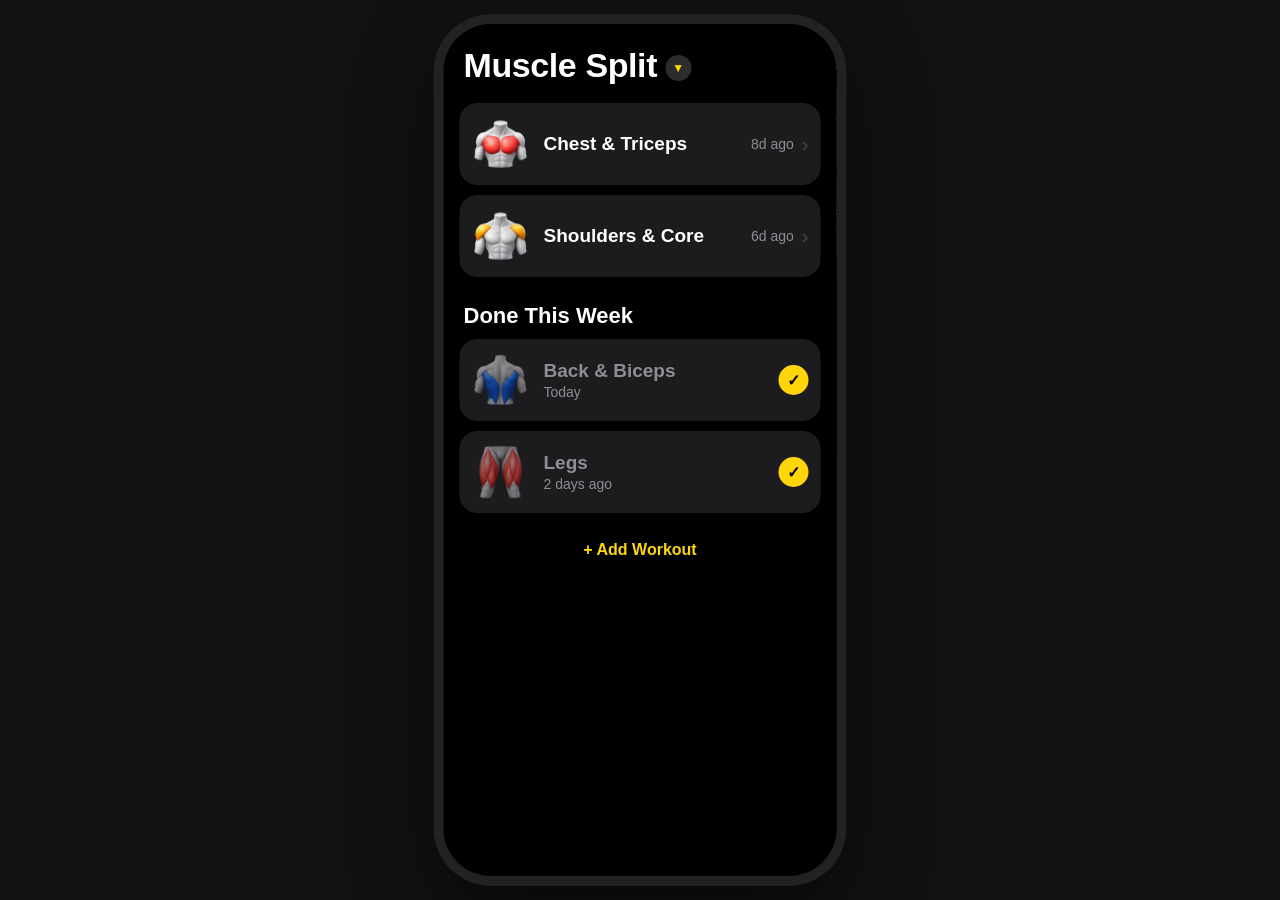
<file: index.html>
<!doctype html>
<html lang="en">
<head>
<meta charset="utf-8">
<meta name="viewport" content="width=device-width,initial-scale=1,maximum-scale=1,user-scalable=no,viewport-fit=cover">
<meta name="apple-mobile-web-app-capable" content="yes">
<meta name="mobile-web-app-capable" content="yes">
<meta name="apple-mobile-web-app-status-bar-style" content="black-translucent">
<meta name="apple-mobile-web-app-title" content="Lift">
<meta name="theme-color" content="#000000">
<meta name="format-detection" content="telephone=no">
<title>Lift · Prototype</title>
<link rel="apple-touch-icon" href="icon-180.png">
<link rel="icon" type="image/png" href="icon-192.png">
<link rel="manifest" href="manifest.webmanifest">
<link rel="stylesheet" href="app.css?v=19">
</head>
<body>
<div id="app"></div>
<script src="core.js?v=28"></script>
<script src="app.js?v=23"></script>
</body>
</html>
</file>
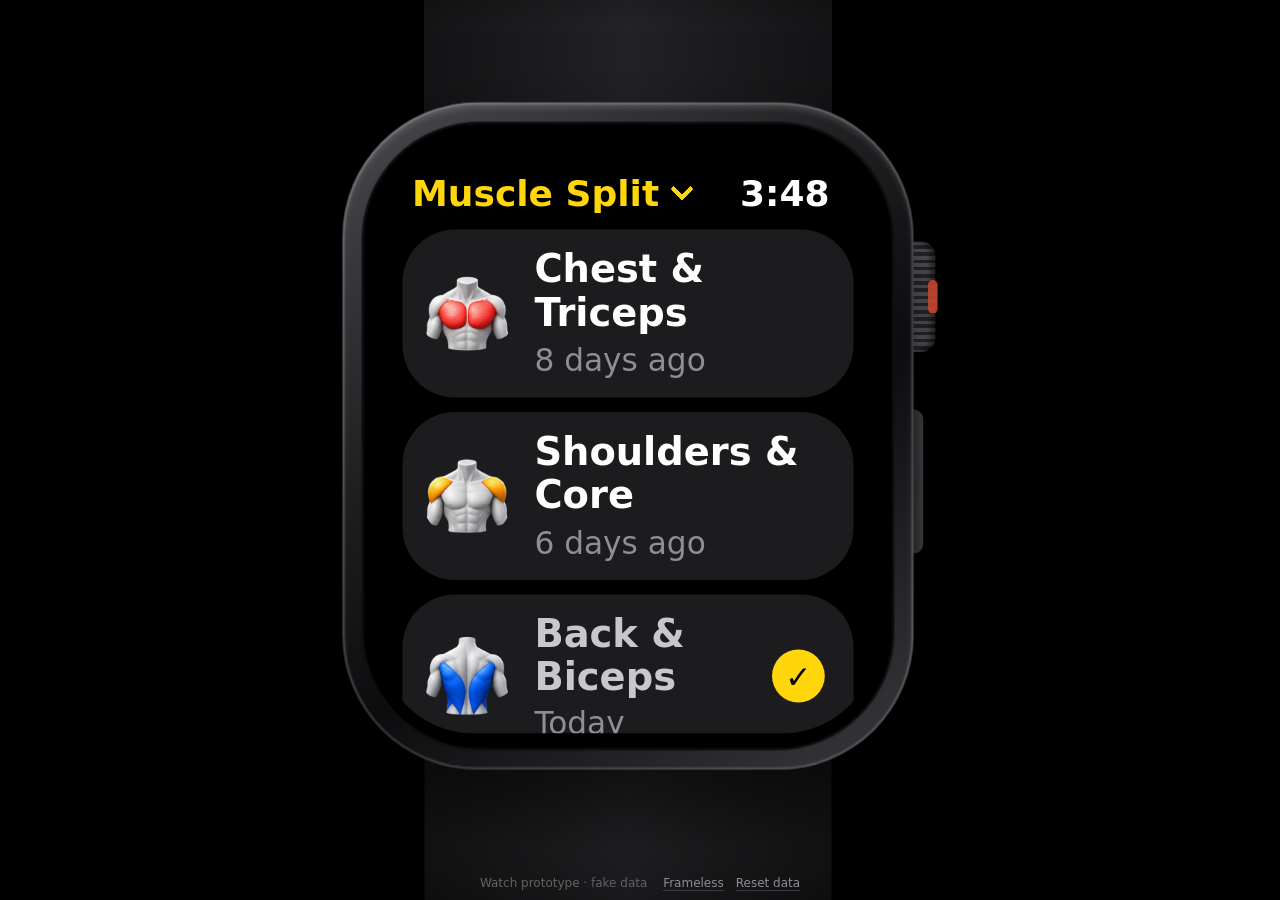
<file: watch/index.html>
<!doctype html>
<html lang="en">
<head>
<meta charset="utf-8">
<meta name="viewport" content="width=device-width,initial-scale=1,maximum-scale=1,user-scalable=no,viewport-fit=cover">
<meta name="apple-mobile-web-app-capable" content="yes">
<meta name="mobile-web-app-capable" content="yes">
<meta name="apple-mobile-web-app-status-bar-style" content="black-translucent">
<meta name="apple-mobile-web-app-title" content="Lift Watch">
<meta name="theme-color" content="#000000">
<meta name="format-detection" content="telephone=no">
<title>Lift for Apple Watch · Prototype</title>
<link rel="apple-touch-icon" href="../icon-180.png">
<link rel="icon" type="image/png" href="../icon-192.png">
<link rel="stylesheet" href="watch.css?v=6">
</head>
<body>
<div id="stage">
  <div id="watch">
    <div class="band top"></div><div class="band bot"></div>
    <div class="case"><div class="glass"><div id="screen"></div></div></div>
    <div class="crown" id="crown"></div><div class="sidebtn"></div>
  </div>
</div>
<div id="foot">
  <span>Watch prototype · fake data</span>
  <a href="#" id="tgl">Frameless</a><a href="#" id="rst">Reset data</a>
</div>
<script>window.ASSET_BASE='../';</script>
<script src="../core.js?v=28"></script>
<script src="watch.js?v=11"></script>
</body>
</html>
</file>
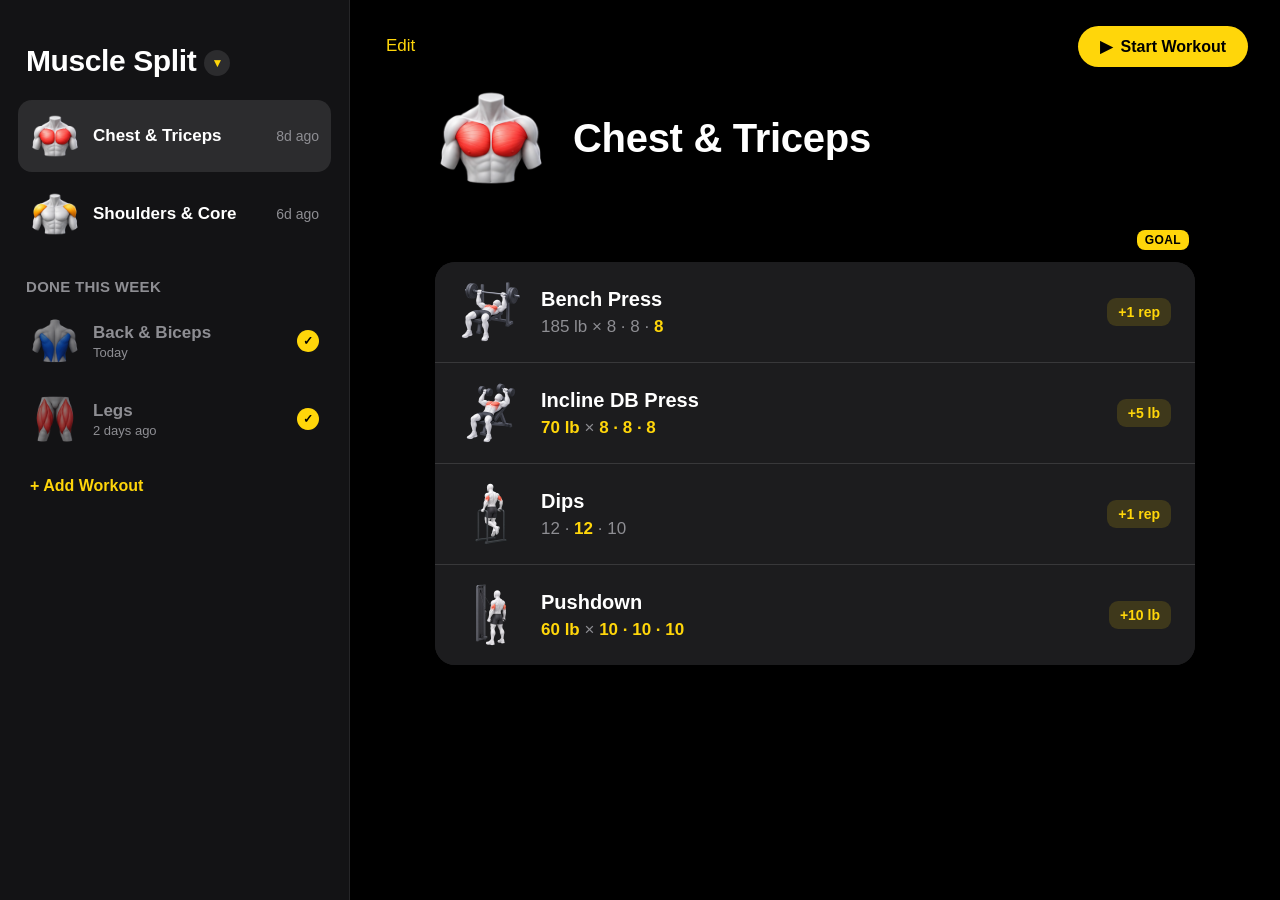
<file: web/index.html>
<!doctype html>
<html lang="en">
<head>
<meta charset="utf-8">
<meta name="viewport" content="width=device-width,initial-scale=1,viewport-fit=cover">
<meta name="theme-color" content="#000000">
<title>Lift · Web Prototype</title>
<link rel="icon" type="image/png" href="../icon-192.png">
<link rel="apple-touch-icon" href="../icon-180.png">
<link rel="stylesheet" href="../app.css?v=19">
<link rel="stylesheet" href="web.css?v=8">
</head>
<body>
<div id="app"></div>
<script>window.ASSET_BASE='../';</script>
<script src="../core.js?v=28"></script>
<script src="app.js?v=20"></script>
</body>
</html>
</file>
<file: app.css>
:root{--acc:#ffd60a;--acc15:rgba(255,214,10,.15);--gray:#8e8e93;--card:#1c1c1e;--pill:#2c2c2e;--sep:#38383a;
--sat:env(safe-area-inset-top,0px);--sab:env(safe-area-inset-bottom,0px);--ease:cubic-bezier(.32,.72,0,1)}
html.sim{--sat:54px;--sab:30px}
*{box-sizing:border-box;-webkit-tap-highlight-color:transparent;-webkit-touch-callout:none}
html,body{margin:0;height:100%;background:#000;overflow:hidden;overscroll-behavior:none}
body{font-family:-apple-system,"SF Pro Rounded","SF Pro Display",BlinkMacSystemFont,"Helvetica Neue",Helvetica,Arial,sans-serif;color:#fff;
-webkit-user-select:none;user-select:none;touch-action:manipulation;-webkit-text-size-adjust:100%;-webkit-font-smoothing:antialiased}
input{font:inherit;color:#fff;-webkit-user-select:text;user-select:text;border:0;outline:0;background:transparent;width:100%}
input::placeholder{color:#636366}
#app{position:fixed;inset:0;overflow:hidden;background:#000}
@media (min-width:600px){
  html{--sat:54px;--sab:30px}
  body{background:#111}
  #app{inset:auto;left:50%;top:50%;width:393px;height:852px;transform:translate(-50%,-50%);border-radius:48px;box-shadow:0 0 0 10px #222,0 30px 80px rgba(0,0,0,.6)}
}
[data-a]{cursor:pointer}
.tapf:active,[data-a].fade:active{opacity:.55}
.layer{position:absolute;inset:0;background:#000;overflow:hidden;display:flex;flex-direction:column;will-change:transform}
.layer.push{transform:translateX(100%);transition:transform .42s var(--ease);box-shadow:-10px 0 30px rgba(0,0,0,.5)}
.layer.push.in{transform:none}
.layer.under{transform:translateX(-28%)!important;transition:transform .42s var(--ease)}
.layer.under>.shade{opacity:1}
.layer.back{transition:transform .42s var(--ease)}
.shade{position:absolute;inset:0;background:rgba(0,0,0,.45);opacity:0;pointer-events:none;transition:opacity .42s var(--ease);z-index:50}
.layer.full{transform:translateY(100%);transition:transform .45s var(--ease)}
.layer.full.in{transform:none}
.layer.sheetL,.layer.menuL,.layer.actL{background:transparent}
.dim{position:absolute;inset:0;background:rgba(0,0,0,.6);opacity:0;transition:opacity .35s var(--ease)}
.in>.dim{opacity:1}
.sheet{position:absolute;left:0;right:0;bottom:0;background:var(--card);border-radius:22px 22px 0 0;padding:8px 16px calc(var(--sab) + 22px);
transform:translateY(100%);transition:transform .42s var(--ease);display:flex;flex-direction:column;max-height:calc(100% - var(--sat) - 10px)}
.sheet.tall{top:calc(var(--sat) + 10px)}
.in>.sheet{transform:none}
.sheet.drag{transition:none}
.sbody{flex:1;overflow-y:auto;-webkit-overflow-scrolling:touch;margin:0 -16px;padding:0 16px;overscroll-behavior:contain}
.grab{width:36px;height:5px;border-radius:3px;background:#48484a;margin:0 auto 12px;flex-shrink:0}
.sh{display:flex;justify-content:space-between;align-items:center;font-size:17px;padding:0 4px;flex-shrink:0;min-height:30px}
.sh .c,.sh .d{color:var(--acc);min-width:60px}.sh .d{font-weight:700;text-align:right}.sh .d.off{opacity:.4;pointer-events:none}
.sh .tt{font-weight:700;font-size:18px;text-align:center;flex:1;white-space:nowrap;overflow:hidden;text-overflow:ellipsis;padding:0 6px}
.scroll{flex:1;overflow-y:auto;overflow-x:hidden;-webkit-overflow-scrolling:touch;overscroll-behavior-y:contain}
.wrap{padding:8px 16px 0}
.top{font-size:15px;font-weight:600;color:var(--acc);letter-spacing:.2px;text-transform:uppercase;margin:6px 4px 2px}
.dd{display:inline-flex;align-items:center;gap:8px;font-size:34px;font-weight:800;margin:0 4px 18px;letter-spacing:-.4px}
.dd .chev{width:26px;height:26px;border-radius:13px;background:var(--pill);display:flex;align-items:center;justify-content:center;font-size:12px;color:var(--acc);margin-top:4px;flex-shrink:0}
.sub{color:var(--gray);font-size:15px;margin:2px 4px 18px}
.w{background:var(--card);border-radius:18px;padding:12px;margin-bottom:10px;display:flex;align-items:center;gap:14px;transition:transform .15s,opacity .15s}
.w:active{transform:scale(.98);opacity:.85}
.ic{width:58px;height:58px;border-radius:14px;flex-shrink:0;background:transparent center/contain no-repeat}
.t{flex:1;min-width:0}.n{font-size:19px;font-weight:700}.m{font-size:14px;color:var(--gray);margin-top:2px}
.last{font-size:14px;color:var(--gray);display:flex;align-items:center;gap:8px;white-space:nowrap}.last b{color:#48484a;font-size:20px;font-weight:400}
h2{font-size:22px;font-weight:800;margin:26px 4px 10px}
.done .ic{opacity:.55}.done .n{color:var(--gray)}
.chk{width:30px;height:30px;border-radius:15px;background:var(--acc);color:#000;font-size:16px;font-weight:900;display:flex;align-items:center;justify-content:center;flex-shrink:0}
.empty{color:var(--gray);text-align:center;padding:26px 10px;font-size:15px;background:var(--card);border-radius:18px}
.addw{color:var(--acc);font-size:16px;font-weight:600;text-align:center;padding:18px 0 8px}
.alldone{background:var(--card);border-radius:18px;padding:18px;text-align:center;color:var(--gray);font-size:15px}.alldone b{display:block;color:#fff;font-size:18px;margin-bottom:4px}
/* menu */
.menu{position:absolute;left:16px;width:260px;background:var(--pill);border-radius:14px;overflow:hidden;box-shadow:0 20px 60px rgba(0,0,0,.6);
transform-origin:20% 0;transform:scale(.6);opacity:0;transition:transform .3s var(--ease),opacity .2s}
.in>.menu{transform:none;opacity:1}
.menu .mi{padding:14px 16px;font-size:17px;border-bottom:.5px solid #3a3a3c;display:flex;justify-content:space-between;align-items:center}
.menu .mi:active{background:#3a3a3c}.menu .mi.acc{color:var(--acc)}.menu .mi .ck2{color:var(--acc)}
.menu .mi.sm{font-size:13px;color:#636366;justify-content:center;padding:10px;border:0;border-top:6px solid #1c1c1e}
/* nav */
.nav{display:flex;justify-content:space-between;align-items:center;padding:calc(var(--sat) + 6px) 16px 0;font-size:17px;color:var(--acc);min-height:44px;flex-shrink:0}
.nav .b{font-size:17px;display:flex;align-items:center;gap:4px;max-width:70%;white-space:nowrap;overflow:hidden}.nav .b span{font-size:30px;line-height:1;margin-top:-4px;font-weight:300}
.nav .done{font-weight:700}
.hero{display:flex;flex-direction:column;align-items:center;margin:10px 0 18px}
.hero .big{width:96px;height:96px;border-radius:22px;background:transparent center/contain no-repeat}
.hero .ttl{font-size:28px;font-weight:800;margin-top:10px;letter-spacing:-.3px;text-align:center;padding:0 16px}
.hero .meta{color:var(--gray);font-size:15px;margin-top:4px}
.list{background:var(--card);border-radius:18px;margin:0 16px;overflow:hidden}
.ex{display:flex;align-items:center;gap:12px;padding:11px 14px;border-bottom:.5px solid var(--sep);background:var(--card);position:relative}.ex:last-child{border:0}
.ex .ic{width:44px;height:44px;border-radius:10px}
.ex .n{font-size:17px;font-weight:600;white-space:nowrap;overflow:hidden;text-overflow:ellipsis}.ex .m{font-size:14px;color:var(--gray);margin-top:2px;white-space:nowrap;overflow:hidden;text-overflow:ellipsis}
.sect{font-size:13px;color:var(--gray);text-transform:uppercase;letter-spacing:.3px;margin:0 30px 8px}
.tg{display:flex;align-items:center;justify-content:space-between;margin:0 30px 8px}
.tg .sect{margin:0}.tg .nw{margin-left:auto}.nw{font-size:12px;font-weight:800;color:#000;background:var(--acc);padding:3px 8px;border-radius:8px;letter-spacing:.4px}
.ex .tv{font-size:16px;font-weight:700;margin-top:3px;font-variant-numeric:tabular-nums;white-space:nowrap}.ex .tv b{color:var(--acc)}.ex .tv.pl{color:#c7c7cc}
.chip{background:var(--acc15);color:var(--acc);font-size:13px;font-weight:700;padding:5px 9px;border-radius:9px;white-space:nowrap;flex-shrink:0}
.chip.g{background:var(--pill);color:var(--gray)}
.bottombar{position:absolute;left:0;right:0;bottom:0;padding:24px 16px calc(var(--sab) + 12px);background:linear-gradient(transparent,#000 40%);pointer-events:none}
.bottombar>*{pointer-events:auto}
.start{height:56px;border-radius:28px;background:var(--acc);color:#000;font-size:19px;font-weight:800;display:flex;align-items:center;justify-content:center;gap:8px;transition:transform .15s}
.start:active{transform:scale(.97);opacity:.85}
.start.ghost{background:var(--pill);color:var(--acc)}
.spacer{height:calc(var(--sab) + 110px)}
.emptyl{padding:22px 14px;color:var(--gray);text-align:center;font-size:15px}
/* edit */
.badge{position:relative;overflow:hidden}.badge:after{content:"Edit";position:absolute;bottom:0;left:0;right:0;height:24px;background:rgba(0,0,0,.55);color:#fff;font-size:12px;font-weight:600;display:flex;align-items:center;justify-content:center}
.field{margin:14px 16px 0;width:calc(100% - 32px);background:var(--card);border-radius:12px;padding:12px 14px;font-size:22px;font-weight:700;text-align:center}
.minus{width:22px;height:22px;border-radius:11px;background:#ff3b30;color:#fff;font-weight:900;display:flex;align-items:center;justify-content:center;font-size:18px;line-height:1;flex-shrink:0;transition:transform .2s}
.minus.rot{transform:rotate(-90deg)}
.pill{background:var(--pill);border-radius:9px;padding:6px 10px;font-size:15px;font-weight:600;color:#fff;white-space:nowrap;flex-shrink:0}
.grip{color:#636366;font-size:22px;padding:6px 2px 6px 8px;margin:-6px -4px -6px 0;touch-action:none;flex-shrink:0}
.delb{background:#ff3b30;color:#fff;font-weight:600;font-size:15px;padding:7px 12px;border-radius:9px;flex-shrink:0}
.add{display:flex;align-items:center;gap:12px;padding:14px;color:var(--acc);font-size:17px;font-weight:600}
.plus{width:22px;height:22px;border-radius:11px;background:var(--acc);color:#000;font-weight:900;display:flex;align-items:center;justify-content:center;font-size:18px;flex-shrink:0}
.del{text-align:center;color:#ff453a;font-size:17px;margin:22px 0 0;padding:8px}
.rowv{display:flex;justify-content:space-between;align-items:center;padding:14px;font-size:17px}.rowv .v{color:var(--gray)}
.dragging{z-index:5;box-shadow:0 10px 30px rgba(0,0,0,.6);background:#2c2c2e!important;transition:none!important}
.shift{transition:transform .2s var(--ease)}
/* wheels */
.wheels{position:relative;display:flex;justify-content:center;align-items:center;gap:14px;margin-top:44px;height:200px;flex-shrink:0}
.band{position:absolute;left:0;right:0;top:50%;height:40px;transform:translateY(-50%);background:var(--pill);border-radius:10px;pointer-events:none}
.col{position:relative;text-align:center;width:70px;height:200px}
.col .lab{font-size:13px;color:var(--gray);text-transform:uppercase;letter-spacing:.3px;position:absolute;top:-26px;left:-10px;right:-10px;white-space:nowrap}
.wh{height:200px;overflow-y:scroll;scroll-snap-type:y mandatory;-webkit-overflow-scrolling:touch;scrollbar-width:none;position:relative;
-webkit-mask-image:linear-gradient(transparent,#000 30%,#000 70%,transparent);mask-image:linear-gradient(transparent,#000 30%,#000 70%,transparent)}
.wh::-webkit-scrollbar{display:none}
.wh .pad{height:80px}
.wh .v{height:40px;line-height:40px;font-size:22px;color:#636366;scroll-snap-align:center;transition:color .1s}.wh .v.s{color:#fff;font-size:26px;font-weight:700}
.x{position:relative;font-size:24px;font-weight:700;color:var(--gray)}
.vary{text-align:center;color:var(--gray);font-size:15px;margin-top:22px}.vary span{color:var(--acc)}
.setl{background:var(--pill);border-radius:14px;margin-top:18px;overflow:hidden}
.sr{display:flex;align-items:center;justify-content:space-between;padding:12px 14px;border-bottom:.5px solid #3a3a3c;font-size:17px}.sr:last-child{border:0}
.sr .k{color:var(--gray);width:56px}.sr .rv{flex:1;font-weight:700;font-size:19px}.sr .rv small{color:var(--gray);font-weight:500;font-size:14px;margin-left:4px}
.stp{display:flex;background:#3a3a3c;border-radius:9px;overflow:hidden;flex-shrink:0}.stp div{width:44px;height:32px;display:flex;align-items:center;justify-content:center;font-size:20px;color:#fff}.stp div:first-child{border-right:.5px solid #545458}.stp div:active{background:#545458}
.addset{color:var(--acc);font-weight:600;font-size:17px;padding:12px 14px;display:flex;justify-content:space-between}.addset .rm{color:#ff453a}
/* groups */
.seg{display:flex;background:var(--pill);border-radius:10px;padding:2px;margin:18px 0 14px;flex-shrink:0}.seg div{flex:1;text-align:center;padding:7px 0;font-size:14px;font-weight:600;color:#fff;border-radius:8px;transition:background .2s}.seg .on{background:#636366}
.seg.y{border-radius:11px;padding:3px;margin:0}.seg.y div{padding:9px 0;font-size:15px;border-radius:9px}.seg.y .on{background:var(--acc);color:#000}
.grp{background:var(--pill);border-radius:14px;overflow:hidden;margin-bottom:12px}
.gr{display:flex;align-items:center;justify-content:space-between;padding:11px 14px;border-bottom:.5px solid #3a3a3c;font-size:17px;min-height:48px;gap:10px}.gr:last-child{border:0}
.gr .v2{display:flex;align-items:center;gap:10px;font-weight:700}
.gr .sel,.gr .v{color:var(--gray);font-weight:500;text-align:right}
.gr .tk{color:var(--acc);font-weight:800}
.gr.ro span:last-child{color:#fff;font-weight:600}
.hint{font-size:13px;color:var(--gray);margin:2px 6px 0;line-height:1.35}.hint b{color:#fff;font-weight:600}
.gl{font-size:13px;color:var(--gray);text-transform:uppercase;letter-spacing:.3px;margin:14px 6px 6px}
/* icon grid */
.grid{display:grid;grid-template-columns:repeat(4,1fr);gap:12px 10px;margin-top:20px;padding-bottom:10px}
.cell{text-align:center}.cell .im{width:70px;height:70px;border-radius:16px;margin:0 auto;background:transparent center/contain no-repeat;border:3px solid transparent}
.cell.on .im{border-color:var(--acc);box-shadow:0 0 0 2px #1c1c1e inset}
.cell .lb{font-size:11.5px;color:var(--gray);margin-top:4px;font-weight:600}.cell.on .lb{color:var(--acc)}
/* add exercise */
.srch{margin-top:16px;background:var(--pill);border-radius:11px;padding:8px 12px;color:var(--gray);font-size:17px;display:flex;gap:8px;align-items:center;flex-shrink:0}
.srch input{font-size:17px}.srch .clr{color:#636366;font-size:16px}
.chips,.chips2{display:flex;gap:8px;margin:12px -16px 6px -16px;padding:0 16px;overflow-x:auto;white-space:nowrap;scrollbar-width:none;flex-shrink:0}
.chips::-webkit-scrollbar,.chips2::-webkit-scrollbar{display:none}
.chips span{background:var(--pill);padding:7px 13px;border-radius:16px;font-size:14px;font-weight:600;flex-shrink:0}.chips .on{background:var(--acc);color:#000}
.chips2{margin-top:0;margin-bottom:4px}
.chips2 span{border:1px solid #3a3a3c;padding:5px 11px;border-radius:14px;font-size:13px;font-weight:600;color:#c7c7cc;flex-shrink:0}.chips2 .on{border-color:var(--acc);color:var(--acc)}
.el{background:var(--pill);border-radius:14px;overflow:hidden}
.er{display:flex;align-items:center;gap:12px;padding:7px 12px;border-bottom:.5px solid #3a3a3c}.er:last-child{border:0}
.er:active{background:#3a3a3c}
.er .im{width:40px;height:40px;border-radius:9px;background:transparent center/contain no-repeat;flex-shrink:0}
.er .nm{flex:1;font-size:16px;font-weight:600;min-width:0}.er .nm small{display:block;font-size:13px;color:var(--gray);font-weight:500;margin-top:1px}
.ad{width:28px;height:28px;border-radius:14px;border:2px solid #48484a;color:var(--gray);font-weight:900;display:flex;align-items:center;justify-content:center;font-size:20px;flex-shrink:0;transition:all .15s}
.ad.on{border-color:var(--acc);color:var(--acc);font-size:15px}
.adw{padding:8px;margin:-8px}
.cust{color:var(--acc);font-weight:600;font-size:16px;text-align:center;margin-top:16px;padding:6px}
/* profile */
.pimg{width:200px;height:200px;border-radius:32px;margin:6px auto 0;background:transparent center/contain no-repeat;flex-shrink:0}
.pt{text-align:center;font-size:28px;font-weight:800;margin-top:14px;padding:0 16px}
.tags{display:flex;gap:6px;justify-content:center;margin-top:8px;flex-wrap:wrap;padding:0 16px}.tags span{background:var(--pill);padding:5px 11px;border-radius:12px;font-size:13px;font-weight:600;color:#c7c7cc}
.cards{display:flex;gap:10px;margin:20px 16px 0}.cd{flex:1;background:var(--card);border-radius:18px;padding:12px 14px}
.cd .l{font-size:13px;color:var(--gray);font-weight:600}.cd .v{font-size:24px;font-weight:800;margin-top:4px;color:var(--acc)}.cd .v small{font-size:14px;color:var(--gray)}
.hist .ex{padding:12px 14px}.hist .n{font-size:16px}.hist .m{margin:0;font-variant-numeric:tabular-nums}
.star{font-size:28px;color:#fff;line-height:1;padding:4px}.star.off{color:#636366}
/* custom ex */
.ph2{width:120px;height:120px;border-radius:26px;margin:16px auto 0;background:#1c1c1e center/cover no-repeat;flex-shrink:0;position:relative}
.nf{margin:16px 0 0;background:var(--pill);border-radius:12px;padding:12px 14px;font-size:20px;font-weight:700;text-align:center}
.nf input{text-align:center}
.ex2{display:flex;align-items:center;gap:12px;padding:10px 14px;border-bottom:.5px solid #3a3a3c;background:var(--pill);position:relative}.ex2:last-child{border:0}
.ex2 .im{width:44px;height:44px;border-radius:10px;background:transparent center/contain no-repeat;flex-shrink:0}.ex2 .nm{flex:1;font-size:17px;font-weight:600;min-width:0}.ex2 .nm small{display:block;font-size:13px;color:var(--gray);font-weight:500}
.gen{text-align:center;color:var(--gray);font-size:15px;margin-top:22px;padding:6px}.gen span{color:var(--acc)}
.q{font-size:17px;font-weight:700;margin:20px 4px 8px}
.intro{color:var(--gray);font-size:15px;text-align:center;margin:10px 20px 0}
.sheet .start{margin-top:26px;flex-shrink:0}
/* live */
.tb{display:flex;justify-content:space-between;align-items:center;padding:calc(var(--sat) + 6px) 16px 0;flex-shrink:0}
.endb{background:#3a1a1a;color:#ff453a;font-weight:700;font-size:15px;padding:7px 16px;border-radius:16px}
.tm{font-size:15px;color:var(--gray);font-weight:600}
.elab{font-size:13px;color:var(--gray);text-transform:uppercase;letter-spacing:.3px;margin:10px 22px -4px;font-weight:600}
.clock{font-size:56px;font-weight:800;color:var(--acc);font-variant-numeric:tabular-nums;margin:6px 20px 0;letter-spacing:-1px}.clock+.cur{margin-top:18px}
.wn{font-size:17px;color:var(--gray);margin:0 20px 16px;font-weight:600}
.cur{background:var(--card);border-radius:18px;margin:0 16px 10px;padding:14px}
.ch{display:flex;align-items:center;gap:12px;margin-bottom:10px}.ch .ic{width:44px;height:44px;border-radius:10px}
.ch .n{font-size:19px;font-weight:700}.ch .m{font-size:13px;color:var(--gray);margin-top:2px}
.st{display:flex;align-items:center;padding:4px 6px;border-radius:12px;font-size:17px;transition:background .2s}
.st .k{width:52px;color:var(--gray);font-weight:600}.st .val{flex:1;font-weight:700;font-variant-numeric:tabular-nums;padding:9px 0}.st .val small{color:var(--gray);font-weight:500;font-size:14px}
.st.on{background:var(--pill)}
.ckw{padding:6px;margin:-6px}
.ck{width:32px;height:32px;border-radius:16px;border:2px solid #48484a;transition:all .15s}
.ck.y{background:var(--acc);border-color:var(--acc);color:#000;font-weight:900;display:flex;align-items:center;justify-content:center;font-size:16px}
.ck.go{border-color:var(--acc)}
.ck:active{transform:scale(.88)}
.st.dn .val{color:var(--gray)}
.up{color:var(--acc);font-size:13px;font-weight:700;margin-left:6px}.dn2{color:#ff9f0a;font-size:13px;font-weight:700;margin-left:6px}
.acc{color:var(--acc)}
.row2{background:var(--card);border-radius:18px;margin:0 16px 10px;padding:12px 14px;display:flex;align-items:center;gap:12px}
.row2:active{opacity:.7}
.row2 .ic{width:40px;height:40px;border-radius:10px}.row2 .n{font-size:17px;font-weight:600}.row2 .m{font-size:13px;color:var(--gray);font-variant-numeric:tabular-nums}
.row2.fin .n{color:#aeaeb2}.row2.fin .ic{opacity:.55}
.row2 .chk{width:22px;height:22px;font-size:12px}
.rest{position:absolute;left:16px;right:16px;bottom:calc(var(--sab) + 10px);height:64px;border-radius:20px;background:#1c1c1e;display:flex;align-items:center;padding:0 16px;gap:12px;overflow:hidden;
box-shadow:0 -6px 30px rgba(0,0,0,.7);transform:translateY(140%);transition:transform .4s var(--ease);border:.5px solid #2c2c2e}
.rest.on{transform:none}
.rest .bar{position:absolute;left:0;top:0;bottom:0;width:100%;background:rgba(255,214,10,.14);transition:width .25s linear}
.rest .rl{position:relative;flex:1;font-size:15px;color:var(--gray);font-weight:600}.rest .rl b{display:block;color:#fff;font-size:24px;font-variant-numeric:tabular-nums}
.rest .sk{position:relative;background:#2c2c2e;padding:8px 14px;border-radius:14px;font-weight:600;font-size:15px}
.big2{display:flex;gap:12px;margin-top:22px}
.bx{flex:1;background:var(--pill);border-radius:16px;padding:12px 10px 14px;text-align:center}
.bx .l{font-size:13px;color:var(--gray);text-transform:uppercase;letter-spacing:.3px}
.bx .num{font-size:44px;font-weight:800;font-variant-numeric:tabular-nums;margin:4px 0}.bx .num small{font-size:17px;color:var(--gray);font-weight:600}
.bx .pm{display:flex;gap:8px;justify-content:center}.bx .pm div{width:56px;height:38px;border-radius:12px;background:#3a3a3c;display:flex;align-items:center;justify-content:center;font-size:22px}.bx .pm div:active{background:#545458}
.bx .was{font-size:13px;color:var(--acc);font-weight:600;margin-top:8px;min-height:16px}.bx .was.same{color:var(--gray)}
.log{margin-top:18px;height:54px;border-radius:27px;background:var(--acc);color:#000;font-size:18px;font-weight:800;display:flex;align-items:center;justify-content:center;flex-shrink:0}
.log:active{opacity:.8}
/* action sheet */
.act{position:absolute;left:8px;right:8px;bottom:calc(var(--sab) + 8px);transform:translateY(120%);transition:transform .38s var(--ease)}
.in>.act{transform:none}
.act .ag{background:rgba(44,44,46,.97);border-radius:14px;overflow:hidden;margin-bottom:8px}
.act .ah{padding:14px 16px;text-align:center;color:var(--gray);font-size:13px;border-bottom:.5px solid #48484a;line-height:1.35}.act .ah b{display:block;font-size:14px;color:#c7c7cc;margin-bottom:2px}
.act .ab{padding:17px;text-align:center;font-size:19px;color:var(--acc);border-bottom:.5px solid #48484a}.act .ab:last-child{border:0}
.act .ab:active{background:#3a3a3c}.act .ab.red{color:#ff453a}.act .ab.bold{font-weight:700}.act .ab.dis{color:#48484a;pointer-events:none}
.act .ab.cancel{font-weight:700;background:#2c2c2e;border-radius:14px}
.toast{position:absolute;left:50%;top:calc(var(--sat) + 10px);transform:translate(-50%,-150%);background:#2c2c2e;color:#fff;padding:10px 16px;border-radius:20px;font-size:15px;font-weight:600;z-index:999;transition:transform .4s var(--ease);white-space:nowrap;box-shadow:0 10px 30px rgba(0,0,0,.5)}
.toast.on{transform:translate(-50%,0)}.toast b{color:var(--acc)}
.layer.fadeL{opacity:0;transition:opacity .25s ease}.layer.fadeL.in{opacity:1}
.plan-top{padding-top:calc(var(--sat) + 22px)}
.ph2 input{position:absolute;inset:0;opacity:0}
.ph2:after{content:"Change";position:absolute;bottom:0;left:0;right:0;height:26px;background:rgba(0,0,0,.55);color:#fff;font-size:12px;font-weight:600;display:flex;align-items:center;justify-content:center;border-radius:0 0 26px 26px}
.sheet .sbody .start{margin-top:22px}
.ex .t{min-width:0}
.hint.c{text-align:center;margin-top:10px}
.live-done{margin:6px 16px 10px;text-align:center;color:var(--gray);font-size:15px}
.ex.ed .n{white-space:normal;font-size:16px;line-height:1.2;overflow-wrap:anywhere}
.ex.ed .m{white-space:normal;font-size:13px;line-height:1.2}
.ex.ed .pill{flex-shrink:0}

/* target list: one card, taller rows */
.list.tgt .ex{padding:16px;gap:14px}
.list.tgt .ex .ic{width:56px;height:56px;border-radius:13px}
.list.tgt .ex .n{font-size:18px}
.list.tgt .ex .tv{font-size:16px;margin-top:6px;color:var(--gray);font-weight:400}.list.tgt .ex .tv b{font-weight:600}

/* exercise demo video (profile) */
.pimg{position:relative}
.pimg video{position:absolute;inset:0;width:100%;height:100%;opacity:0;pointer-events:none;z-index:0}
.pimg canvas.dcv{position:absolute;inset:0;width:100%;height:100%;opacity:0;pointer-events:none;background:transparent;z-index:1;-webkit-touch-callout:none;-webkit-user-select:none;user-select:none}
.pimg.playing{background-image:none!important}
.pimg.playing canvas.dcv{opacity:1;pointer-events:auto;cursor:pointer}
.dplay{position:absolute;right:8px;bottom:8px;width:36px;height:36px;border-radius:50%;background:rgba(60,60,64,.62);-webkit-backdrop-filter:blur(14px);backdrop-filter:blur(14px);display:flex;align-items:center;justify-content:center;cursor:pointer;z-index:3;pointer-events:auto;touch-action:manipulation;-webkit-tap-highlight-color:transparent;transition:transform .12s,background .12s}
.dplay:active{transform:scale(.9);background:rgba(90,90,94,.7)}
.dplay svg{width:18px;height:18px;fill:#fff;pointer-events:none}
.dplay .i-pause{display:none}
.pimg.playing .dplay .i-play{display:none}.pimg.playing .dplay .i-pause{display:block}
.dplay .i-play{margin-left:2px}
.grp.dnrow{margin:0 16px 18px;background:#141416}.dnrow .gr{min-height:40px;padding:9px 14px;font-size:15px;border-bottom:0}
.dl{display:flex;align-items:center;gap:8px;font-weight:400;color:var(--gray)}.dl .chk{width:auto;height:auto;background:none;color:var(--gray);font-size:13px;font-weight:700}.dnrow .v{color:#636366}
.tb.lg,.tbar.lg{display:grid;grid-template-columns:1fr auto 1fr;align-items:center}
.lg .tm{color:#fff;font-size:17px;font-weight:700}.lg .fade{color:var(--acc);font-size:17px}.lg .logd{justify-self:end;font-weight:700}
.elab.lg{margin:16px 22px 12px}
</file>
<file: watch/watch.css>
:root{--acc:#ffd60a;--accd:rgba(255,214,10,.18);--gray:#8e8e93;--card:#1c1c1e;--card2:#2c2c2e;--red:#ff453a;--k:1}
*{box-sizing:border-box;-webkit-tap-highlight-color:transparent;-webkit-user-select:none;user-select:none;-webkit-touch-callout:none}
html,body{margin:0;height:100%;background:#000;color:#fff;overflow:hidden;overscroll-behavior:none}
body{font-family:-apple-system,"SF Compact Text","SF Pro Text",system-ui,"Helvetica Neue",Arial,sans-serif;-webkit-font-smoothing:antialiased}
#stage{position:fixed;inset:0;display:flex;align-items:center;justify-content:center;padding-bottom:28px}
#watch{position:relative;width:248px;height:278px;flex:none;transform:scale(var(--k));transform-origin:center}
.case{position:absolute;left:0;top:0;width:238px;height:278px;border-radius:56px;z-index:2;
  background:linear-gradient(145deg,#4a4a4f 0%,#1e1e21 38%,#0d0d0f 60%,#3a3a3e 100%);
  box-shadow:inset 0 0 0 1px rgba(255,255,255,.14),inset 0 2px 3px rgba(255,255,255,.18),0 18px 40px rgba(0,0,0,.6)}
.glass{position:absolute;left:8px;top:8px;width:222px;height:262px;border-radius:49px;background:#000;
  box-shadow:inset 0 0 0 1px rgba(255,255,255,.06)}
#screen{position:absolute;left:7px;top:7px;width:208px;height:248px;border-radius:40px;overflow:hidden;background:#000;isolation:isolate}
.crown{position:absolute;left:234px;top:58px;width:13px;height:46px;border-radius:4px 6px 6px 4px;z-index:1;cursor:ns-resize;touch-action:none;
  background:repeating-linear-gradient(180deg,#5a5a5f 0 1.5px,#2a2a2e 1.5px 3px);box-shadow:inset -2px 0 2px rgba(0,0,0,.5),inset 1px 0 0 rgba(255,255,255,.2)}
.crown:after{content:"";position:absolute;right:-1px;top:16px;width:4px;height:14px;border-radius:2px;background:#ff5c3a;opacity:.85}
.sidebtn{position:absolute;left:236px;top:128px;width:6px;height:60px;border-radius:0 4px 4px 0;z-index:1;background:linear-gradient(90deg,#2a2a2e,#4a4a4f)}
.band{position:absolute;left:34px;width:170px;height:150px;z-index:0;background:linear-gradient(90deg,#141416,#232326 50%,#141416)}
.band.top{bottom:250px;border-radius:30px 30px 0 0;-webkit-mask:linear-gradient(0deg,#000 40%,transparent);mask:linear-gradient(0deg,#000 40%,transparent)}
.band.bot{top:250px;border-radius:0 0 30px 30px;-webkit-mask:linear-gradient(180deg,#000 40%,transparent);mask:linear-gradient(180deg,#000 40%,transparent)}
body.fl .band,body.fl .crown,body.fl .sidebtn{display:none}
body.fl .case{background:none;box-shadow:none}
body.fl .glass{background:none;box-shadow:none}
#foot{position:fixed;left:0;right:0;bottom:calc(env(safe-area-inset-bottom) + 10px);text-align:center;font-size:12px;color:#636366;z-index:5}
#foot a{color:#8e8e93;margin-left:12px;text-decoration:none;border-bottom:1px solid #3a3a3c}

/* ---------- watch UI (208×248 pt) ---------- */
.sc{position:absolute;inset:0;background:#000;transition:transform .32s cubic-bezier(.2,.8,.2,1),opacity .32s;will-change:transform}
.sc.r{transform:translateX(100%)}.sc.l{transform:translateX(-30%);opacity:.4}
.sc.up{transform:translateY(100%)}
.hd{position:absolute;left:0;right:0;top:0;height:36px;padding:9px 20px 0 14px;display:flex;align-items:center;gap:6px;z-index:3;
  background:linear-gradient(#000 70%,rgba(0,0,0,0))}
.bk{width:26px;height:26px;border-radius:13px;background:var(--card2);display:flex;align-items:center;justify-content:center;flex:none;cursor:pointer}
.bk:before{content:"";width:8px;height:8px;border-left:2.5px solid var(--acc);border-bottom:2.5px solid var(--acc);transform:translateX(1.5px) rotate(45deg);border-radius:1px}
.ht{flex:1;min-width:0;font-size:15px;font-weight:600;color:var(--acc);white-space:nowrap;overflow:hidden;text-overflow:ellipsis}
.tm{font-size:15px;font-weight:600;font-variant-numeric:tabular-nums;flex:none;margin-left:auto}
.el{font-family:ui-rounded,"SF Pro Rounded",-apple-system,system-ui,sans-serif;font-size:16px;font-weight:700;color:var(--acc);font-variant-numeric:tabular-nums;flex:1}
.el.pz{color:var(--gray)}
.bd{position:absolute;inset:0;overflow-y:auto;overflow-x:hidden;padding:38px 10px 16px;-webkit-overflow-scrolling:touch;scrollbar-width:none;overscroll-behavior:contain}
.bd::-webkit-scrollbar{display:none}
.rd{font-family:ui-rounded,"SF Pro Rounded",-apple-system,system-ui,sans-serif;font-variant-numeric:tabular-nums}

/* list */
.wr{display:flex;align-items:center;gap:9px;background:var(--card);border-radius:22px;padding:8px 12px 8px 8px;margin-bottom:6px;min-height:56px;cursor:pointer}
.wr:active,.xr:active{background:#2a2a2c}
.wi{width:38px;height:38px;border-radius:19px;background:transparent center/contain no-repeat;flex:none}
.wt{flex:1;min-width:0}
.wn{font-size:16px;font-weight:600;line-height:1.15;overflow-wrap:anywhere}
.wm{font-size:13px;color:var(--gray);margin-top:2px}
.wr.dn .wn{color:#c7c7cc}
.wc{width:22px;height:22px;border-radius:11px;background:var(--acc);color:#000;font-size:13px;font-weight:800;display:flex;align-items:center;justify-content:center;flex:none}
.cap{font-size:11px;color:var(--gray);text-align:center;margin:8px 6px 4px;line-height:1.3}

/* start */
.sh{display:flex;flex-direction:column;align-items:flex-start;padding:0 4px 6px}
.sh .wi{width:46px;height:46px;border-radius:23px}
.sh .nm{font-size:21px;font-weight:700;line-height:1.1;margin-top:6px}
.sh .ld{font-size:13px;color:var(--gray);margin-top:2px}
.tgh{justify-content:flex-end;display:flex;align-items:center;gap:6px;margin:6px 4px 5px;font-size:11px;font-weight:600;color:var(--gray);letter-spacing:.3px;text-transform:uppercase}
.nw{background:var(--acc);color:#000;font-size:9px;font-weight:800;border-radius:6px;padding:2px 5px;letter-spacing:.2px}
.tr{background:var(--card);border-radius:16px;padding:8px 12px;margin-bottom:5px}
.tr .n{font-size:14px;font-weight:600;line-height:1.15}
.tr .v{font-size:15px;font-weight:600;margin-top:2px;color:#fff}
.tr .v b{color:var(--acc);font-weight:700}
.botb{position:absolute;left:0;right:0;bottom:0;padding:16px 14px 12px;background:linear-gradient(rgba(0,0,0,0),#000 40%);z-index:3}
.btn{height:46px;border-radius:23px;background:var(--acc);color:#000;font-size:18px;font-weight:700;display:flex;align-items:center;justify-content:center;gap:6px;cursor:pointer}
.btn:active{filter:brightness(.85)}
.btn.g{background:var(--card2);color:#fff}.btn.rd2{background:rgba(255,69,58,.2);color:var(--red)}
.btn.sm{height:38px;font-size:16px}
.spc{height:64px}

/* live pager */
.pg{position:absolute;inset:0;display:flex;width:300%;transition:transform .3s cubic-bezier(.2,.8,.2,1)}
.pg.drag{transition:none}
.pp{position:relative;width:33.3333%;height:100%;flex:none;overflow:hidden}
.dots{position:absolute;left:0;right:0;bottom:4px;display:flex;justify-content:center;gap:4px;z-index:4;pointer-events:none}
.dots i{width:5px;height:5px;border-radius:3px;background:#48484a}.dots i.on{background:#fff}
/* main page */
.lvm{position:absolute;inset:0;padding:38px 10px 14px;display:flex;flex-direction:column;touch-action:none}
.exh{display:flex;align-items:center;gap:7px;padding:0 4px}
.exh .xi{width:28px;height:28px;border-radius:8px;background:transparent center/contain no-repeat;flex:none}
.exh .t{min-width:0;flex:1}
.exn{font-size:15px;font-weight:700;line-height:1.1;white-space:nowrap;overflow:hidden;text-overflow:ellipsis}
.setn{font-size:12px;color:var(--gray);margin-top:1px}.setn b{color:#fff;font-weight:600}
.vals{display:flex;align-items:center;justify-content:center;gap:2px;margin-top:8px;min-width:0}
.stp{width:26px;height:26px;border-radius:13px;background:var(--card2);font-size:20px;font-weight:600;display:flex;align-items:center;justify-content:center;flex:none;cursor:pointer;line-height:1}
.stp:active{background:#48484a}
.vf{flex:none;min-width:40px;padding:3px 4px 2px;border-radius:14px;border:2px solid transparent;text-align:center;cursor:ns-resize;touch-action:none}
.vf.on{border-color:var(--acc);background:#141414}
.vf b{display:block;font-size:28px;font-weight:700;line-height:1.05;letter-spacing:-.5px;font-variant-numeric:tabular-nums;white-space:nowrap}
.vf span{display:block;font-size:9px;font-weight:700;color:var(--gray);letter-spacing:.5px}
.vf.acc b{color:var(--acc)}
.vx{flex:none;font-size:15px;color:var(--gray);font-weight:600;margin:0 1px 10px}
.dl{text-align:center;font-size:12px;font-weight:600;color:var(--gray);margin-top:4px;min-height:15px;white-space:nowrap}
.dl.up{color:var(--acc)}.dl.dn{color:#ff9f0a}
.lvm .btn{margin:auto 4px 0}
.alld{flex:1;display:flex;flex-direction:column;align-items:center;justify-content:center;text-align:center}
.alld .big{width:48px;height:48px;border-radius:24px;background:var(--acc);color:#000;font-size:26px;font-weight:800;display:flex;align-items:center;justify-content:center}
.alld .t1{font-size:18px;font-weight:700;margin-top:8px}.alld .t2{font-size:12px;color:var(--gray);margin-top:2px}
/* controls page */
.ctl{position:absolute;inset:0;padding:42px 14px 16px;display:flex;flex-direction:column}
.ctl .bigel{font-size:30px;font-weight:700;color:var(--acc);text-align:center;margin-bottom:10px}
.ctl .bigel.pz{color:var(--gray)}
.cgrid{display:flex;gap:14px;justify-content:center}
.cb{display:flex;flex-direction:column;align-items:center;gap:5px;cursor:pointer}
.cb .o{width:64px;height:64px;border-radius:32px;display:flex;align-items:center;justify-content:center}
.cb .o.end{background:rgba(255,69,58,.22)}.cb .o.pz{background:var(--accd)}
.cb .l{font-size:13px;font-weight:600}
.cb:active .o{filter:brightness(1.4)}
.xg{width:22px;height:22px;position:relative}
.xg:before,.xg:after{content:"";position:absolute;left:9px;top:-1px;width:4px;height:24px;border-radius:2px;background:var(--red);transform:rotate(45deg)}
.xg:after{transform:rotate(-45deg)}
.pzg{display:flex;gap:5px}.pzg i{width:6px;height:22px;border-radius:2px;background:var(--acc)}
.plg{width:0;height:0;border-left:19px solid var(--acc);border-top:12px solid transparent;border-bottom:12px solid transparent;margin-left:5px}
/* exercises page */
.xr{display:flex;align-items:center;gap:8px;background:var(--card);border-radius:18px;padding:7px 10px 7px 7px;margin-bottom:5px;cursor:pointer;border:2px solid transparent}
.xr.cur{border-color:var(--acc)}
.xr .xi{width:32px;height:32px;border-radius:9px;background:transparent center/contain no-repeat;flex:none}
.xr .n{font-size:14px;font-weight:600;line-height:1.15}
.xr .m{font-size:12px;color:var(--gray);margin-top:1px}
.xr.fin .n{color:#c7c7cc}
.xr .wc{width:20px;height:20px;font-size:12px}
.bdp{touch-action:pan-y}
/* rest */
.rest{position:absolute;inset:0;background:#000;z-index:6;display:flex;flex-direction:column;align-items:center;padding-top:30px;transition:opacity .25s,transform .3s}
.rest.hide{opacity:0;transform:scale(1.06);pointer-events:none}
.ring{position:relative;width:138px;height:138px}
.ring svg{position:absolute;inset:0;transform:rotate(-90deg)}
.ring .c{position:absolute;inset:0;display:flex;flex-direction:column;align-items:center;justify-content:center}
.ring .c .l{font-size:12px;font-weight:700;color:var(--acc);letter-spacing:.6px}
.ring .c .t{font-size:38px;font-weight:700;line-height:1.05}
.rnext{font-size:12px;color:var(--gray);margin-top:4px;max-width:180px;text-align:center;white-space:nowrap;overflow:hidden;text-overflow:ellipsis}
.rnext b{color:#fff;font-weight:600}
.rest .btn{width:120px;margin-top:7px}
/* confirm */
.cf{padding:40px 14px 16px;display:flex;flex-direction:column;gap:7px}
.cf .q{font-size:18px;font-weight:700;text-align:center}
.cf .s{font-size:12px;color:var(--gray);text-align:center;margin-bottom:4px}
/* summary */
.sm1{text-align:center;padding:0 4px 4px}
.sm1 .ok{width:40px;height:40px;border-radius:20px;background:var(--acc);color:#000;font-size:22px;font-weight:800;display:inline-flex;align-items:center;justify-content:center}
.sm1 .t1{font-size:19px;font-weight:700;margin-top:5px}.sm1 .t2{font-size:12px;color:var(--gray)}
.mt{background:var(--card);border-radius:16px;padding:7px 12px;margin-bottom:5px}
.mt .l{font-size:12px;color:var(--gray)}.mt .v{font-size:24px;font-weight:700;color:var(--acc);line-height:1.15}
.mt .v small{font-size:14px;color:#fff;font-weight:600;margin-left:2px}
.pr{display:flex;align-items:center;gap:8px;background:var(--card);border-radius:16px;padding:7px 10px;margin-bottom:5px}
.pr .st{color:var(--acc);font-size:16px;flex:none}
.pr .n{font-size:13px;font-weight:600;line-height:1.15}.pr .v{font-size:13px;color:var(--acc);font-weight:600}
.sect{font-size:11px;font-weight:600;color:var(--gray);text-transform:uppercase;letter-spacing:.3px;margin:8px 4px 5px}
.toastw{position:absolute;left:12px;right:12px;top:40px;z-index:9;background:#2c2c2e;border-radius:14px;padding:7px 10px;font-size:12px;text-align:center;transition:opacity .3s}
.shr{display:flex;align-items:center;gap:9px;width:100%}
.sh .shr .wi{width:40px;height:40px;border-radius:20px}
.sh .shr .nm{margin-top:0;font-size:19px;flex:1;min-width:0}
.sh .ld{margin-top:5px}
.botb{padding:14px 14px 11px}
.botb .btn{height:42px}
.dots{bottom:0;height:16px;align-items:center;background:linear-gradient(rgba(0,0,0,0),#000 60%)}
.vx{margin:0 2px 10px}
#foot{white-space:nowrap}

.ht.pl{cursor:pointer;display:flex;align-items:center;gap:4px;flex:0 1 auto;overflow:visible;padding:6px 0}
.ht.pl span{min-width:0;overflow:hidden;text-overflow:ellipsis}
.hd .ht.pl+.tm{margin-left:auto}
.chv{flex:none;width:7px;height:7px;border-right:2.5px solid var(--acc);border-bottom:2.5px solid var(--acc);transform:rotate(45deg) translate(-1px,-1px);margin-left:2px;border-radius:1px}
.pr2.on .wn{color:var(--acc)}
.pr2{min-height:56px}
</file>
<file: web/web.css>
/* Web prototype: full-window app. <900px = phone layout, >=900px = desktop (sidebar + main pane). Loads after ../app.css */
html,body{background:#000}
#app{position:fixed;inset:0;left:0;top:0;width:auto;height:auto;transform:none;border-radius:0;box-shadow:none}
html{--sat:max(env(safe-area-inset-top,0px),14px);--sab:max(env(safe-area-inset-bottom,0px),14px)}
@media (min-width:600px){html{--sat:max(env(safe-area-inset-top,0px),14px);--sab:max(env(safe-area-inset-bottom,0px),14px)}body{background:#000}}
html.wide{--sat:0px;--sab:0px}
/* tablet-ish widths in phone layout: keep content readable */
@media (min-width:600px) and (max-width:899px){.layer>.scroll>*,.layer>.nav,.layer>.tb{max-width:640px;margin-left:auto;margin-right:auto}.layer>.nav,.layer>.tb{width:100%}}

/* ---------- desktop ---------- */
.wide .shell{display:flex;flex:1;min-height:0}
.wide .side{flex:none;width:350px;background:#131315;border-right:1px solid #262628;padding:44px 18px 26px;overflow-y:auto}
.wide .side .top{font-size:13px;margin:0 8px 2px}
.wide .side .dd{font-size:30px;margin:0 8px 22px}
.wide .side .sub{font-size:14px;margin:4px 8px 24px}
.wide .side h2{font-size:15px;color:var(--gray);text-transform:uppercase;letter-spacing:.3px;font-weight:600;margin:28px 8px 10px}
.wide .side .w{background:transparent;border-radius:14px;padding:11px 12px;margin-bottom:6px;gap:13px}
.wide .side .w:hover{background:rgba(255,255,255,.05)}
.wide .side .w.sel{background:var(--pill)}
.wide .side .w:active{transform:none;opacity:1}
.wide .side .ic{width:50px;height:50px}
.wide .side .n{font-size:17px}
.wide .side .last{font-size:14px}
.wide .side .chk{width:22px;height:22px;font-size:12px}
.wide .side .addw{text-align:left;padding:16px 12px 4px;font-size:16px}
.wide .side .empty,.wide .side .alldone{background:var(--card)}
.wide .main{flex:1;min-width:0;display:flex;flex-direction:column;position:relative;background:#000}
.wide .tbar{display:flex;justify-content:space-between;align-items:center;padding:22px 32px 0;min-height:70px;flex-shrink:0;color:var(--acc);font-size:17px}
.wide .tbar .fade{padding:8px 4px}
.wide .tbar .startw{background:var(--acc);color:#000;font-weight:800;font-size:16px;padding:11px 22px;border-radius:22px;transition:opacity .15s}
.wide .tbar .startw:hover{opacity:.9}.wide .tbar .startw:active{opacity:.7}
.wide .tbar .tm{font-size:17px;font-weight:700;color:#fff}
.wide .tbar .endb:hover{background:#4a2020}
.wide .pane{width:760px;max-width:calc(100% - 64px);margin:0 auto;padding:6px 0 56px}
.wide .pane .hero{flex-direction:row;gap:26px;margin:6px 0 36px}
.wide .pane .hero .big{width:112px;height:112px;flex-shrink:0}
.wide .pane .hero .ttl{font-size:40px;text-align:left;margin:0;padding:0}
.wide .pane .hero .meta{font-size:16px;margin-top:6px}
.wide .pane .tg{margin:0 6px 12px}
.wide .pane .list{margin:0;border-radius:20px}
.wide .pane .list.tgt .ex{padding:18px 24px;gap:18px}
.wide .pane .list.tgt .ex .ic{width:64px;height:64px}
.wide .pane .list.tgt .ex .n{font-size:20px}
.wide .pane .list.tgt .ex .tv{font-size:17px;margin-top:6px}
.wide .pane .list.tgt .ex:hover,.wide .er:hover{background:#242426}
.wide .pane .chip{font-size:14px;padding:6px 11px}
.wide .pane .emptyl{padding:34px}

/* live (desktop) */
.wide .side .elab{margin:0 8px 6px}
.wide .side .clock{font-size:64px;margin:0 8px 14px}
.wide .side .wn{margin:8px 8px 26px}
.wide .side .w.fin .ic{opacity:.55}.wide .side .w.fin .n{color:#aeaeb2}
.wide .side .w .m{font-size:13px;font-variant-numeric:tabular-nums}
.wide .pane .cur{margin:0;border-radius:24px;padding:30px 32px 24px}
.wide .pane .ch{gap:22px;margin-bottom:18px}
.wide .pane .ch .ic{width:96px;height:96px;border-radius:20px}
.wide .pane .ch .n{font-size:32px}
.wide .pane .ch .m{font-size:16px;margin-top:6px}
.wide .pane .st{height:84px;padding:0 22px;border-radius:18px;font-size:26px;margin-bottom:6px}
.wide .pane .st .k{width:100px;font-size:18px}
.wide .pane .st .val{padding:0;font-size:28px}.wide .pane .st .val small{font-size:16px}
.wide .pane .st .val:hover{opacity:.8}
.wide .pane .st .up,.wide .pane .st .dn2{font-size:15px}
.wide .pane .ck{width:40px;height:40px;border-radius:20px}
.wide .pane .ck.y{font-size:20px}
.wide .pane .start.fin{margin-top:22px;height:60px;border-radius:30px}
.wide .main .rest{left:50%;right:auto;width:760px;max-width:calc(100% - 64px);margin-left:calc(min(760px,100% - 64px)/-2);bottom:36px;height:76px;border-radius:22px;padding:0 24px}
.wide .main .rest .rl{font-size:16px}.wide .main .rest .rl b{font-size:28px}
.wide .main .rest .sk{padding:10px 20px;font-size:16px}

/* modals: pages (edit, profile), sheets, action sheets */
.wide .layer.push,.wide .layer.fadeL{inset:auto;left:50%;top:50%;width:var(--mw,720px);height:min(var(--mh,820px),calc(100% - 64px));max-width:calc(100% - 48px);border-radius:26px;background:#1c1c1e;
 transform:translate(-50%,-47%);opacity:0;transition:transform .32s var(--ease),opacity .25s ease;box-shadow:0 0 0 100vmax rgba(0,0,0,.62),0 30px 90px rgba(0,0,0,.7)}
.wide .layer.push.in,.wide .layer.fadeL.in{transform:translate(-50%,-50%);opacity:1}
.wide .layer.under{transform:none!important}
.wide .layer.push.under,.wide .layer.fadeL.under{transform:translate(-50%,-50%)!important}
.wide .layer.under>.shade{opacity:0}
.wide .layer.prof{--mw:980px;--mh:610px}
.wide .layer.editp{--mw:640px;--mh:860px}
.wide .layer .nav{padding:22px 26px 0;min-height:64px}
.wide .layer.editp .scroll{padding:0 24px}
.wide .layer.editp .list{margin:0}
.wide .layer.editp .sect{margin:0 8px 8px}
.wide .layer.editp .spacer,.wide .layer.prof .spacer{height:28px}
.wide .layer.editp .field{margin:14px 0 0;width:100%}
.wide .layer.editp .hint{margin-left:8px;margin-right:8px}
.wide .layer.editp .tg{margin:0 8px 8px}
.wide .layer.editp .del{margin-bottom:10px}
.wide .layer.editp .gl{margin-left:8px}
.wide .layer.editp .grp{margin-bottom:14px}

.wide .pgrid{flex:1;min-height:0;display:flex;gap:32px;padding:6px 32px 8px}
.wide .pgrid .pl{flex:none;width:380px;display:flex;flex-direction:column;align-items:center;overflow-y:auto;padding-bottom:12px}
.wide .pgrid .pimg{margin:0;width:230px;height:230px}
.wide .pgrid .pt{padding:0;font-size:30px}
.wide .pgrid .tags{padding:0}
.wide .pgrid .cards{margin:22px 0 0;width:100%}
.wide .pgrid .cd{background:#2c2c2e}
.wide .pgrid .pr{flex:1;min-width:0;overflow-y:auto;padding:4px 0 12px}
.wide .pgrid .pr .sect{margin:0 4px 10px}
.wide .pgrid .list{margin:0;background:#2c2c2e}
.wide .pgrid .ex{background:#2c2c2e;border-color:#3a3a3c}
.wide .layer.prof .bottombar{position:static;background:none;padding:6px 32px 28px;pointer-events:auto}
.wide .layer.prof .start{width:380px;max-width:100%}
.wide .layer.prof .star{cursor:pointer}

.wide .sheet{left:50%;right:auto;top:50%;bottom:auto;width:540px;max-width:calc(100% - 48px);max-height:calc(100% - 64px);border-radius:26px;padding:20px 24px 24px;
 transform:translate(-50%,-47%);opacity:0;transition:transform .32s var(--ease),opacity .25s ease;box-shadow:0 30px 90px rgba(0,0,0,.7)}
.wide .sheet.tall{top:50%;width:640px;height:min(800px,calc(100% - 64px))}
.wide .in>.sheet{transform:translate(-50%,-50%);opacity:1}
.wide .sheet .grab{display:none}
.wide .sbody{margin:0 -24px;padding:0 24px}
.wide .chips,.wide .chips2{margin-left:-24px;margin-right:-24px;padding:0 24px}
.wide .sh{min-height:34px}
.wide .menuL .dim{background:transparent!important}
.wide .menu{width:290px;transform-origin:10% 0}
.wide .menu .mi{cursor:pointer}.wide .menu .mi:hover{background:#3a3a3c}
.wide .act{left:50%;right:auto;bottom:auto;top:50%;width:400px;transform:translate(-50%,-46%);opacity:0;transition:transform .3s var(--ease),opacity .22s}
.wide .in>.act{transform:translate(-50%,-50%);opacity:1}
.wide .act .ag{background:#2c2c2e}
.wide .act .ab:hover{background:#3a3a3c}
.wide .er:hover,.wide .row2:hover{background:#3a3a3c}
.wide .cell:hover .im{opacity:.85}
.wide .toast{top:20px}
.wide .scroll{scrollbar-width:thin;scrollbar-color:#3a3a3c transparent}
.wide ::-webkit-scrollbar{width:10px}.wide ::-webkit-scrollbar-thumb{background:#3a3a3c;border-radius:5px;border:2px solid transparent;background-clip:padding-box}

.wide .main .rest{transform:translateY(220%)}.wide .main .rest.on{transform:none}
.wide .main{overflow:hidden}

/* desktop modal is #1c1c1e; the clip's background is pure black, so lighten-blend it (not used on the iPhone layout) */
.wide .pane .grp.dnrow{margin:0 0 20px;border-radius:20px}.wide .pane .dnrow .gr{padding:12px 20px;font-size:15px}
.wide .side .elab.lg{margin:8px 8px 18px}
.wide .tbar.lg{display:grid}
</file>
